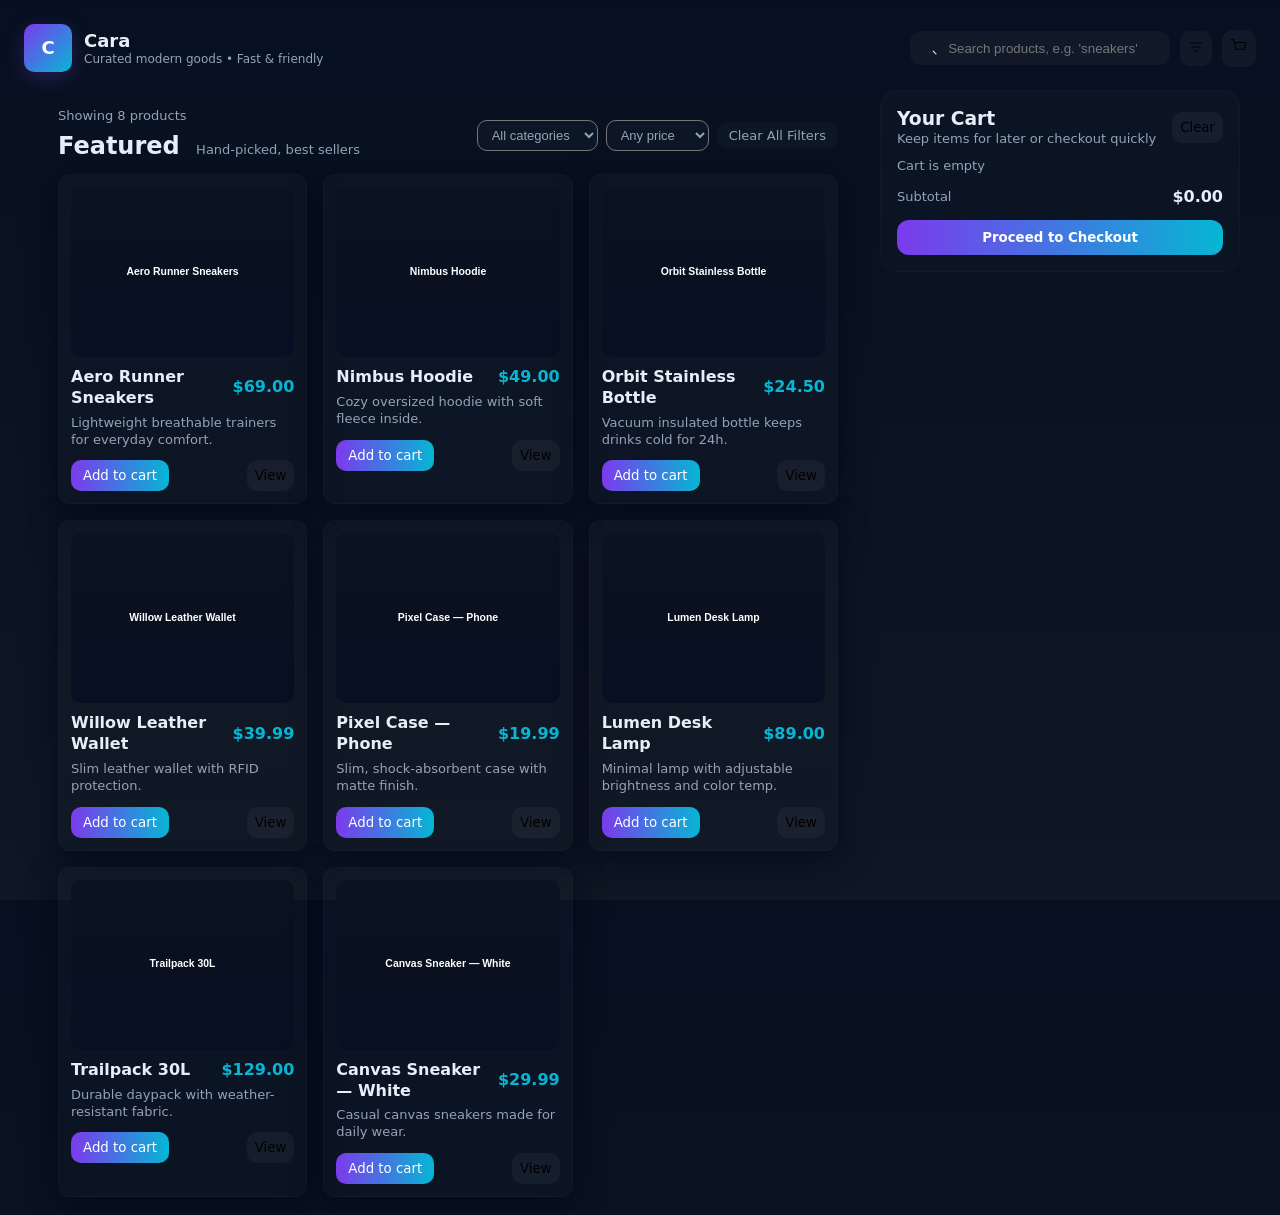
<file: cara.html>
<!doctype html>
<html lang="en">

<head>
  <meta charset="utf-8" />
  <meta name="viewport" content="width=device-width,initial-scale=1" />
  <title>Cara — Modern E‑Commerce</title>
  <link rel="icon" type="image/jpg" sizes="32x32" href="images/favicon.jpg">
  <meta name="description" content="Cara E-Commerce — modern, responsive, and user-friendly shopping experience" />
  <style>
    /*--------------------
       Cara E-Commerce Styles
       Modern, minimal, responsive
      -------------------- */
    :root {
      --bg: #0f1724;
      /* dark page background */
      --card: #0b1220;
      --muted: #94a3b8;
      --accent: #7c3aed;
      --accent-2: #06b6d4;
      --glass: rgba(255, 255, 255, 0.04);
      --glass-2: rgba(255, 255, 255, 0.02);
      --radius: 14px;
      --shadow: 0 8px 30px rgba(2, 6, 23, 0.7);
      font-family: Inter, ui-sans-serif, system-ui, -apple-system, "Segoe UI", Roboto, "Helvetica Neue", Arial;
    }

    * {
      box-sizing: border-box
    }

    html,
    body {
      height: 100%
    }

    body {
      margin: 0;
      background: linear-gradient(180deg, #071020 0%, var(--bg) 100%);
      color: #e6eef8;
      -webkit-font-smoothing: antialiased;
      -moz-osx-font-smoothing: grayscale;
      padding: 24px;
      line-height: 1.3;
    }

    /* Layout */
    .app {
      max-width: 1200px;
      margin: 0 auto;
      display: grid;
      grid-template-columns: 1fr 360px;
      gap: 24px;
      align-items: start;
    }

    /* Header */
    header {
      display: flex;
      gap: 16px;
      align-items: center;
      justify-content: space-between;
      margin-bottom: 18px;
    }

    .brand {
      display: flex;
      gap: 12px;
      align-items: center
    }

    .logo {
      width: 48px;
      height: 48px;
      border-radius: 10px;
      background: linear-gradient(135deg, var(--accent), var(--accent-2));
      display: flex;
      align-items: center;
      justify-content: center;
      font-weight: 700;
      font-size: 18px;
      color: white;
      box-shadow: 0 6px 20px rgba(124, 58, 237, 0.25);
    }

    .brand h1 {
      font-size: 18px;
      margin: 0
    }

    .tag {
      font-size: 12px;
      color: var(--muted)
    }

    /* Controls */
    .controls {
      display: flex;
      gap: 10px;
      align-items: center
    }

    .search {
      background: var(--glass);
      padding: 8px 12px;
      border-radius: 12px;
      display: flex;
      gap: 8px;
      align-items: center;
      min-width: 260px
    }

    .search input {
      background: transparent;
      border: 0;
      color: inherit;
      outline: none;
      width: 100%
    }

    .icon-btn {
      background: var(--glass);
      padding: 8px;
      border-radius: 10px;
      border: 0;
      cursor: pointer
    }

    /* Main content */
    .catalog {
      background: transparent;
      padding: 18px;
      border-radius: 16px;
      min-height: 60vh
    }

    .toolbar {
      display: flex;
      justify-content: space-between;
      align-items: center;
      margin-bottom: 12px
    }

    .filters {
      display: flex;
      gap: 8px;
      align-items: center
    }

    .filter-btn {
      background: var(--glass-2);
      border-radius: 10px;
      padding: 6px 10px;
      font-size: 13px;
      color: var(--muted);
      cursor: pointer
    }

    /* Product grid */
    .grid {
      display: grid;
      grid-template-columns: repeat(auto-fill, minmax(220px, 1fr));
      gap: 16px
    }

    .card {
      background: linear-gradient(180deg, rgba(255, 255, 255, 0.02), rgba(255, 255, 255, 0.01));
      border-radius: 12px;
      padding: 12px;
      box-shadow: var(--shadow);
      position: relative;
      overflow: hidden;
      border: 1px solid rgba(255, 255, 255, 0.02)
    }

    .thumb {
      height: 170px;
      border-radius: 10px;
      background: linear-gradient(180deg, #0b1220, #071022);
      display: flex;
      align-items: center;
      justify-content: center;
      margin-bottom: 10px
    }

    .thumb img {
      max-width: 100%;
      max-height: 100%;
      object-fit: contain
    }

    .meta {
      display: flex;
      justify-content: space-between;
      align-items: center
    }

    .title {
      font-weight: 600
    }

    .price {
      font-weight: 700;
      color: var(--accent-2)
    }

    .desc {
      font-size: 13px;
      color: var(--muted);
      margin-top: 6px
    }

    .card-footer {
      display: flex;
      justify-content: space-between;
      align-items: center;
      margin-top: 12px
    }

    .add {
      background: linear-gradient(90deg, var(--accent), var(--accent-2));
      padding: 8px 12px;
      border-radius: 10px;
      border: 0;
      color: white;
      cursor: pointer
    }

    /* Sidebar / cart */
    .sidebar {
      position: sticky;
      top: 24px;
      background: linear-gradient(180deg, rgba(255, 255, 255, 0.02), rgba(255, 255, 255, 0.01));
      border-radius: 16px;
      padding: 16px;
      height: fit-content;
      border: 1px solid rgba(255, 255, 255, 0.02)
    }

    .cart-list {
      display: flex;
      flex-direction: column;
      gap: 12px;
      margin-top: 10px
    }

    .cart-item {
      display: flex;
      gap: 12px;
      align-items: center
    }

    .cart-thumb {
      width: 58px;
      height: 58px;
      border-radius: 8px;
      background: var(--glass);
      display: flex;
      align-items: center;
      justify-content: center
    }

    .qty {
      display: flex;
      gap: 6px;
      align-items: center
    }

    .qty button {
      background: transparent;
      border: 1px solid rgba(255, 255, 255, 0.04);
      padding: 6px;
      border-radius: 6px;
      color: var(--muted);
      cursor: pointer
    }

    .checkout {
      margin-top: 12px;
      padding: 10px;
      border-radius: 12px;
      background: linear-gradient(90deg, var(--accent), var(--accent-2));
      border: 0;
      color: white;
      width: 100%;
      font-weight: 700;
      cursor: pointer
    }

    /* Modal / quick view */
    .modal {
      position: fixed;
      inset: 0;
      display: flex;
      align-items: center;
      justify-content: center;
      background: rgba(2, 6, 23, 0.6);
      padding: 20px;
      z-index: 60;
    }

    .modal-card {
      background: linear-gradient(180deg, #061019, #08111b);
      padding: 18px;
      border-radius: 12px;
      max-width: 880px;
      width: 100%;
      display: grid;
      grid-template-columns: 1fr 1fr;
      gap: 12px
    }

    .close {
      position: absolute;
      right: 18px;
      top: 18px;
      background: transparent;
      border: 0;
      color: var(--muted);
      cursor: pointer
    }

    /* Empty states */
    .empty {
      padding: 28px;
      border-radius: 12px;
      text-align: center;
      color: var(--muted);
      background: var(--glass-2)
    }

    #clearFilters {
      background: var(--glass-2);
      border-radius: 10px;
      padding: 6px 12px;
      font-size: 13px;
      color: var(--muted);
      cursor: pointer;
      border: none;
      /* Optional: remove default border */
      transition: background 0.3s, transform 0.2s;
      /* Optional: for hover effects */
    }

    #clearFilters:hover {
      background: var(--glass);
      transform: translateY(-2px);
    }


    /* Small screens */
    @media (max-width:980px) {
      .app {
        grid-template-columns: 1fr
      }

      .sidebar {
        order: 2
      }

      header {
        flex-direction: column;
        align-items: flex-start;
        gap: 12px
      }

      .search {
        min-width: 100%
      }

      .modal-card {
        grid-template-columns: 1fr
      }
    }

    /* Tiny polish */
    a,
    button {
      font-family: inherit
    }

    .muted {
      color: var(--muted);
      font-size: 13px
    }

    /* animations */
    .fade-up {
      transform: translateY(8px);
      opacity: 0;
      animation: flyup .45s forwards
    }

    @keyframes flyup {
      to {
        transform: none;
        opacity: 1
      }
    }

    /* Toast Notifications styling inside cara.html */
    #toast-container {
      position: fixed;
      top: 24px;
      right: 24px;
      display: flex;
      flex-direction: column;
      gap: 12px;
      z-index: 10000;
      pointer-events: none;
    }
    .toast {
      display: flex;
      align-items: center;
      gap: 12px;
      min-width: 300px;
      max-width: 420px;
      padding: 14px 18px;
      border-radius: 12px;
      background: #0b1220;
      color: #e6eef8;
      font-size: 14px;
      font-weight: 500;
      box-shadow: 0 8px 30px rgba(0, 0, 0, 0.4), 0 2px 8px rgba(0, 0, 0, 0.2);
      border-left: 4px solid var(--accent);
      border: 1px solid rgba(255,255,255,0.05);
      pointer-events: all;
      position: relative;
      overflow: hidden;
      animation: toastSlideIn 0.4s cubic-bezier(0.22, 1, 0.36, 1) forwards;
    }
    .toast-hiding {
      animation: toastSlideOut 0.35s cubic-bezier(0.22, 1, 0.36, 1) forwards;
    }
    .toast-msg {
      flex: 1;
      line-height: 1.4;
    }
    .toast-close {
      background: none;
      border: none;
      font-size: 18px;
      color: var(--muted);
      cursor: pointer;
      padding: 0;
      line-height: 1;
      transition: color 0.2s, transform 0.2s;
    }
    .toast-close:hover {
      color: #ffffff;
      transform: scale(1.1);
    }
    .toast-progress {
      position: absolute;
      bottom: 0;
      left: 0;
      height: 3px;
      background: var(--accent);
      animation: toastProgress 4s linear forwards;
    }
    .toast-success { border-left-color: var(--accent-2); }
    .toast-success .toast-progress { background: var(--accent-2); }
    .toast-error { border-left-color: #dc2626; }
    .toast-error .toast-progress { background: #dc2626; }
    @keyframes toastSlideIn {
      from { opacity: 0; transform: translateX(100%); }
      to { opacity: 1; transform: translateX(0); }
    }
    @keyframes toastSlideOut {
      from { opacity: 1; transform: translateX(0); }
      to { opacity: 0; transform: translateX(100%); }
    }
    @keyframes toastProgress {
      from { width: 100%; }
      to { width: 0%; }
    }
    /* Scroll To Top Button */

#scrollTopBtn {
  position: fixed;
  bottom: 30px;
  right: 30px;   /* keeps button on right side */

  width: 55px;
  height: 55px;

  border: none;
  border-radius: 50%;

  background-color: #088178;
  color: white;

  font-size: 24px;
  font-weight: bold;

  cursor: pointer;
  z-index: 999;

  display: none;

  box-shadow: 0 4px 10px rgba(0,0,0,0.3);
  transition: all 0.3s ease;
}

#scrollTopBtn:hover {
  background-color: #065f5b;
  transform: scale(1.1);
}
  </style>
</head>

<body>
  <header>
    <div class="brand">
      <div class="logo">C</div>
      <div>
        <h1>Cara</h1>
        <div class="tag">Curated modern goods • Fast & friendly</div>
      </div>
    </div>

    <div class="controls">
      <div class="search" role="search">
        <svg width="18" height="18" viewBox="0 0 24 24" fill="none" aria-hidden>
          <path d="M21 21l-4.35-4.35" stroke="currentColor" stroke-width="1.5" stroke-linecap="round"
            stroke-linejoin="round" />
        </svg>
        <input id="search" placeholder="Search products, e.g. 'sneakers'" aria-label="Search products" />
      </div>

      <button class="icon-btn" id="sortBtn" title="Sort">
        <svg width="16" height="16" viewBox="0 0 24 24" fill="none">
          <path d="M3 6h18M6 12h12M10 18h4" stroke="currentColor" stroke-width="1.5" stroke-linecap="round"
            stroke-linejoin="round" />
        </svg>
      </button>
      <button class="icon-btn" id="cartBtn" aria-label="Open cart">
        <svg width="18" height="18" viewBox="0 0 24 24" fill="none">
          <path d="M6 6h15l-1.5 9h-12zM6 6L4 2H2" stroke="currentColor" stroke-width="1.5" stroke-linecap="round"
            stroke-linejoin="round" />
        </svg>
      </button>
    </div>
  </header>

  <main class="app" role="main">
    <section class="catalog">
      <div class="toolbar">
        <div>
          <div class="muted">Showing <span id="count">0</span> products</div>
          <h2 style="margin:6px 0 0">Featured
            <small class="muted" style="margin-left:8px;font-weight:500;font-size:13px">Hand-picked, best
              sellers</small>
          </h2>
        </div>
        <div class="filters">
          <select id="category" class="filter-btn">
            <option value="all">All categories</option>
          </select>
          <select id="priceRange" class="filter-btn">
            <option value="any">Any price</option>
            <option value="0-25">Under $25</option>
            <option value="25-75">$25–75</option>
            <option value="75-9999">$75+</option>
          </select>
          <button id="clearFilters" class="filter-btn" title="Clear all filters">Clear All Filters</button>

        </div>
      </div>

      <div id="grid" class="grid" aria-live="polite"></div>

      <div id="empty" class="empty" style="display:none;margin-top:14px">No products match your search. Try different
        keywords or clear filters.</div>
    </section>

    <aside class="sidebar" aria-label="Cart and summary">
      <div style="display:flex;justify-content:space-between;align-items:center;">
        <div>
          <h3 style="margin:0">Your Cart</h3>
          <div class="muted">Keep items for later or checkout quickly</div>
        </div>
        <button id="clearCart" class="icon-btn" title="Clear cart">Clear</button>
      </div>

      <div id="cartList" class="cart-list">
        <div class="muted">Cart is empty</div>
      </div>

      <div style="margin-top:12px">
        <div style="display:flex;justify-content:space-between;align-items:center">
          <div class="muted">Subtotal</div>
          <div id="subtotal" style="font-weight:800">$0.00</div>
        </div>
        <button id="checkout" class="checkout">Proceed to Checkout</button>
      </div>
    </aside>
  </main>
  <button id="scrollTopBtn" title="Go to top">
  ↑
</button>

  <!-- Quick view modal (hidden by default) -->
  <div id="modalRoot" style="display:none"></div>

  <script>
    /* Cara — lightweight product catalogue + cart
       - Mobile-first
       - Single-file for quick prototyping
       - Uses localStorage for cart persistence
    */

    const sampleProducts = [
      { id: 'c1', title: 'Aero Runner Sneakers', price: 69.00, cat: 'footwear', img: '', desc: 'Lightweight breathable trainers for everyday comfort.' },
      { id: 'c2', title: 'Nimbus Hoodie', price: 49.00, cat: 'apparel', img: '', desc: 'Cozy oversized hoodie with soft fleece inside.' },
      { id: 'c3', title: 'Orbit Stainless Bottle', price: 24.50, cat: 'home', img: '', desc: 'Vacuum insulated bottle keeps drinks cold for 24h.' },
      { id: 'c4', title: 'Willow Leather Wallet', price: 39.99, cat: 'accessories', img: '', desc: 'Slim leather wallet with RFID protection.' },
      { id: 'c5', title: 'Pixel Case — Phone', price: 19.99, cat: 'accessories', img: '', desc: 'Slim, shock-absorbent case with matte finish.' },
      { id: 'c6', title: 'Lumen Desk Lamp', price: 89.00, cat: 'home', img: '', desc: 'Minimal lamp with adjustable brightness and color temp.' },
      { id: 'c7', title: 'Trailpack 30L', price: 129.00, cat: 'bags', img: '', desc: 'Durable daypack with weather-resistant fabric.' },
      { id: 'c8', title: 'Canvas Sneaker — White', price: 29.99, cat: 'footwear', img: '', desc: 'Casual canvas sneakers made for daily wear.' }
    ];

    // generate simple gradient placeholder images as data URLs
    function placeholderSVG(title) {
      const svg = `<svg xmlns='http://www.w3.org/2000/svg' width='600' height='400'><defs><linearGradient id='g' x1='0' x2='1' y1='0' y2='1'><stop offset='0' stop-color='%237c3aed'/><stop offset='1' stop-color='%2306b6d4'/></linearGradient></defs><rect width='100%' height='100%' fill='url(%23g)' rx='16' /><text x='50%' y='50%' dominant-baseline='middle' text-anchor='middle' font-family='Inter, Arial' font-weight='700' font-size='28' fill='white'>${title}</text></svg>`;
      return 'data:image/svg+xml;utf8,' + encodeURIComponent(svg);
    }

    // populate images
    sampleProducts.forEach(p => p.img = placeholderSVG(p.title));

    // state
    let products = [...sampleProducts];
    let cart = JSON.parse(localStorage.getItem('cara_cart') || '{}');

    // DOM refs
    const grid = document.getElementById('grid');
    const count = document.getElementById('count');
    const cartList = document.getElementById('cartList');
    const subtotalEl = document.getElementById('subtotal');
    const searchInput = document.getElementById('search');
    const categorySelect = document.getElementById('category');
    const priceRange = document.getElementById('priceRange');
    const modalRoot = document.getElementById('modalRoot');

    // init categories
    const categories = Array.from(new Set(products.map(p => p.cat)));
    categories.forEach(cat => {
      const opt = document.createElement('option'); opt.value = cat; opt.textContent = cat[0].toUpperCase() + cat.slice(1); categorySelect.appendChild(opt);
    });
    document.getElementById('clearFilters').addEventListener('click', () => {
      categorySelect.value = 'all';
      priceRange.value = 'any';
      searchInput.value = '';
      filterProducts();
    });


    // helpers
    function formatPrice(v) { return '$' + v.toFixed(2) }
    function saveCart() { localStorage.setItem('cara_cart', JSON.stringify(cart)); }

    function renderGrid(items) {
      grid.innerHTML = '';
      if (!items.length) { document.getElementById('empty').style.display = 'block'; }
      else document.getElementById('empty').style.display = 'none';

      count.textContent = items.length;
      items.forEach(p => {
        const card = document.createElement('article'); card.className = 'card fade-up';
        card.innerHTML = `
          <div class="thumb" aria-hidden><img src="${p.img}" alt="${p.title}"></div>
          <div class="meta"><div class="title">${p.title}</div><div class="price">${formatPrice(p.price)}</div></div>
          <div class="desc">${p.desc}</div>
          <div class="card-footer">
            <button class="add" data-id="${p.id}">Add to cart</button>
            <button class="icon-btn" data-qv="${p.id}" title="Quick view">View</button>
          </div>
        `;
        grid.appendChild(card);
      });

      // attach add handlers
      grid.querySelectorAll('.add').forEach(btn => btn.addEventListener('click', e => addToCart(e.target.dataset.id)));
      grid.querySelectorAll('[data-qv]').forEach(b => b.addEventListener('click', e => quickView(e.target.dataset.qv)));
    }

    function filterProducts() {
      const q = searchInput.value.trim().toLowerCase();
      const cat = categorySelect.value;
      const pr = priceRange.value;

      let out = products.filter(p => {
        const matchesQ = !q || p.title.toLowerCase().includes(q) || p.desc.toLowerCase().includes(q);
        const matchesCat = (cat === 'all') || p.cat === cat;
        let matchesPr = true;
        if (pr !== 'any') {
          const [min, max] = pr.split('-').map(Number);
          matchesPr = p.price >= (min || 0) && p.price <= (max || 99999);
        }
        return matchesQ && matchesCat && matchesPr;
      });
      renderGrid(out);
    }

    function addToCart(id, qty = 1) {
      const p = products.find(x => x.id === id); if (!p) return;
      cart[id] = (cart[id] || 0) + qty; saveCart(); renderCart();
      // microfeedback
      const btn = document.querySelector(`button.add[data-id='${id}']`);
      if (btn) { btn.textContent = 'Added ✓'; setTimeout(() => btn.textContent = 'Add to cart', 900) }
    }

    function removeFromCart(id) { delete cart[id]; saveCart(); renderCart(); }

    function changeQty(id, delta) { if (!cart[id]) return; cart[id] = Math.max(0, cart[id] + delta); if (cart[id] === 0) delete cart[id]; saveCart(); renderCart(); }

    function renderCart() {
      cartList.innerHTML = ''; const ids = Object.keys(cart);
      if (!ids.length) { cartList.innerHTML = '<div class="muted">Cart is empty</div>'; subtotalEl.textContent = '$0.00'; return; }
      let total = 0;
      ids.forEach(id => {
        const p = products.find(x => x.id === id); const q = cart[id]; const line = p.price * q; total += line;
        const el = document.createElement('div'); el.className = 'cart-item';
        el.innerHTML = `
          <div class='cart-thumb'><img src='${p.img}' alt='${p.title}' style='width:100%;height:100%;object-fit:cover;border-radius:6px'/></div>
          <div style='flex:1'>
            <div style='display:flex;justify-content:space-between;align-items:center'>
              <div style='font-weight:700'>${p.title}</div>
              <div style='font-weight:700'>${formatPrice(line)}</div>
            </div>
            <div style='display:flex;justify-content:space-between;align-items:center;margin-top:6px'>
              <div class='muted' style='font-size:13px'>${formatPrice(p.price)} each</div>
              <div class='qty'>
                <button data-dec='${id}'>-</button>
                <div style='min-width:22px;text-align:center'>${q}</div>
                <button data-inc='${id}'>+</button>
                <button title='Remove' data-rm='${id}' style='margin-left:6px' class='icon-btn'>✕</button>
              </div>
            </div>
          </div>
        `;
        cartList.appendChild(el);
      });
      subtotalEl.textContent = formatPrice(total);

      // bind qty handlers
      cartList.querySelectorAll('[data-inc]').forEach(b => b.addEventListener('click', e => changeQty(e.target.dataset.inc, 1)));
      cartList.querySelectorAll('[data-dec]').forEach(b => b.addEventListener('click', e => changeQty(e.target.dataset.dec, -1)));
      cartList.querySelectorAll('[data-rm]').forEach(b => b.addEventListener('click', e => removeFromCart(e.target.dataset.rm)));
    }

    function quickView(id) {
      const p = products.find(x => x.id === id); if (!p) return;
      modalRoot.style.display = 'block';
      modalRoot.innerHTML = `
        <div class='modal' role='dialog' aria-modal='true'>
          <div class='modal-card'>
            <div style='display:flex;flex-direction:column;gap:12px'>
              <div style='border-radius:10px;overflow:hidden'><img src='${p.img}' alt='${p.title}' style='width:100%;height:320px;object-fit:cover;display:block'/></div>
              <div style='display:flex;gap:8px;align-items:center'>
                <button class='add' data-id='${p.id}'>Add to cart</button>
                <button id='closeModal' class='icon-btn'>Close</button>
              </div>
            </div>
            <div>
              <h3 style='margin-top:0'>${p.title}</h3>
              <div class='muted'>${p.cat}</div>
              <div style='font-size:20px;font-weight:800;margin-top:8px'>${formatPrice(p.price)}</div>
              <p class='muted' style='margin-top:12px'>${p.desc}</p>
              <hr style='border-color:rgba(255,255,255,0.03);margin:14px 0'/>
              <div class='muted' style='font-size:13px'>Fast shipping • 30‑day returns • Secure checkout</div>
            </div>
          </div>
        </div>
      `;

      // events
      modalRoot.querySelector('#closeModal').addEventListener('click', closeModal);
      modalRoot.querySelector('.add').addEventListener('click', e => { addToCart(e.target.dataset.id); closeModal(); });
      modalRoot.querySelector('.modal').addEventListener('click', (ev) => { if (ev.target.classList.contains('modal')) closeModal(); });
    }
    function closeModal() { modalRoot.style.display = 'none'; modalRoot.innerHTML = ''; }

    // sort toggle
    document.getElementById('sortBtn').addEventListener('click', () => {
      // simple toggle: price asc / desc
      const asc = document.body.dataset.sort === 'asc';
      products.sort((a, b) => asc ? b.price - a.price : a.price - b.price);
      document.body.dataset.sort = asc ? 'desc' : 'asc';
      filterProducts();
    });

    // cart button scrolls to cart
    document.getElementById('cartBtn').addEventListener('click', () => {
      document.querySelector('.sidebar').scrollIntoView({ behavior: 'smooth' });
    });

    // search debounce
    let t;
    searchInput.addEventListener('input', () => { clearTimeout(t); t = setTimeout(filterProducts, 220); });
    categorySelect.addEventListener('change', filterProducts);
    priceRange.addEventListener('change', filterProducts);

    // clear cart
    document.getElementById('clearCart').addEventListener('click', () => { cart = {}; saveCart(); renderCart(); });

    // toast notification system helper
    function showToast(message, type = 'success') {
      let container = document.getElementById('toast-container');
      if (!container) {
        container = document.createElement('div');
        container.id = 'toast-container';
        document.body.appendChild(container);
      }
      const toast = document.createElement('div');
      toast.className = `toast toast-${type}`;
      toast.innerHTML = `
        <span class="toast-msg">${message}</span>
        <button class="toast-close" aria-label="Close notification">&times;</button>
        <div class="toast-progress"></div>
      `;
      toast.querySelector('.toast-close').addEventListener('click', () => {
        dismissToast(toast);
      });
      container.appendChild(toast);
      setTimeout(() => { dismissToast(toast); }, 4000);
    }
    function dismissToast(toast) {
      if (!toast || toast.classList.contains('toast-hiding')) return;
      toast.classList.add('toast-hiding');
      toast.addEventListener('animationend', () => { toast.remove(); });
    }

    // checkout (demo)
    document.getElementById('checkout').addEventListener('click', () => {
      if (!Object.keys(cart).length) {
        showToast('Your cart is empty — add items to checkout.', 'error');
        return;
      }
      const items = Object.entries(cart).map(([id, q]) => ({ id, q }));
      showToast('Checkout successful! Demo order processed.', 'success');
    });

    // init render
    renderGrid(products);
    renderCart();

    // accessibility: keyboard shortcut "/" to focus search
    window.addEventListener('keydown', e => { if (e.key === '/') { e.preventDefault(); searchInput.focus(); } });

    // lightweight analytics (no external calls) — track product views in session
    const views = {};
    grid.addEventListener('click', e => {
      const card = e.target.closest('.card');
      if (card) { const id = card.querySelector('[data-id]')?.dataset?.id; if (id) views[id] = (views[id] || 0) + 1; }
    });

    // expose functions for debugging in console
    window.__cara = { products, cart, addToCart, removeFromCart };
  </script>
  <script>
  const scrollBtn = document.getElementById("scrollTopBtn");

  window.addEventListener("scroll", () => {
    if (window.scrollY > 300) {
      scrollBtn.style.display = "block";
    } else {
      scrollBtn.style.display = "none";
    }
  });

  scrollBtn.addEventListener("click", () => {
    window.scrollTo({
      top: 0,
      behavior: "smooth"
    });
  });
</script>
</body>

</html>
</file>
